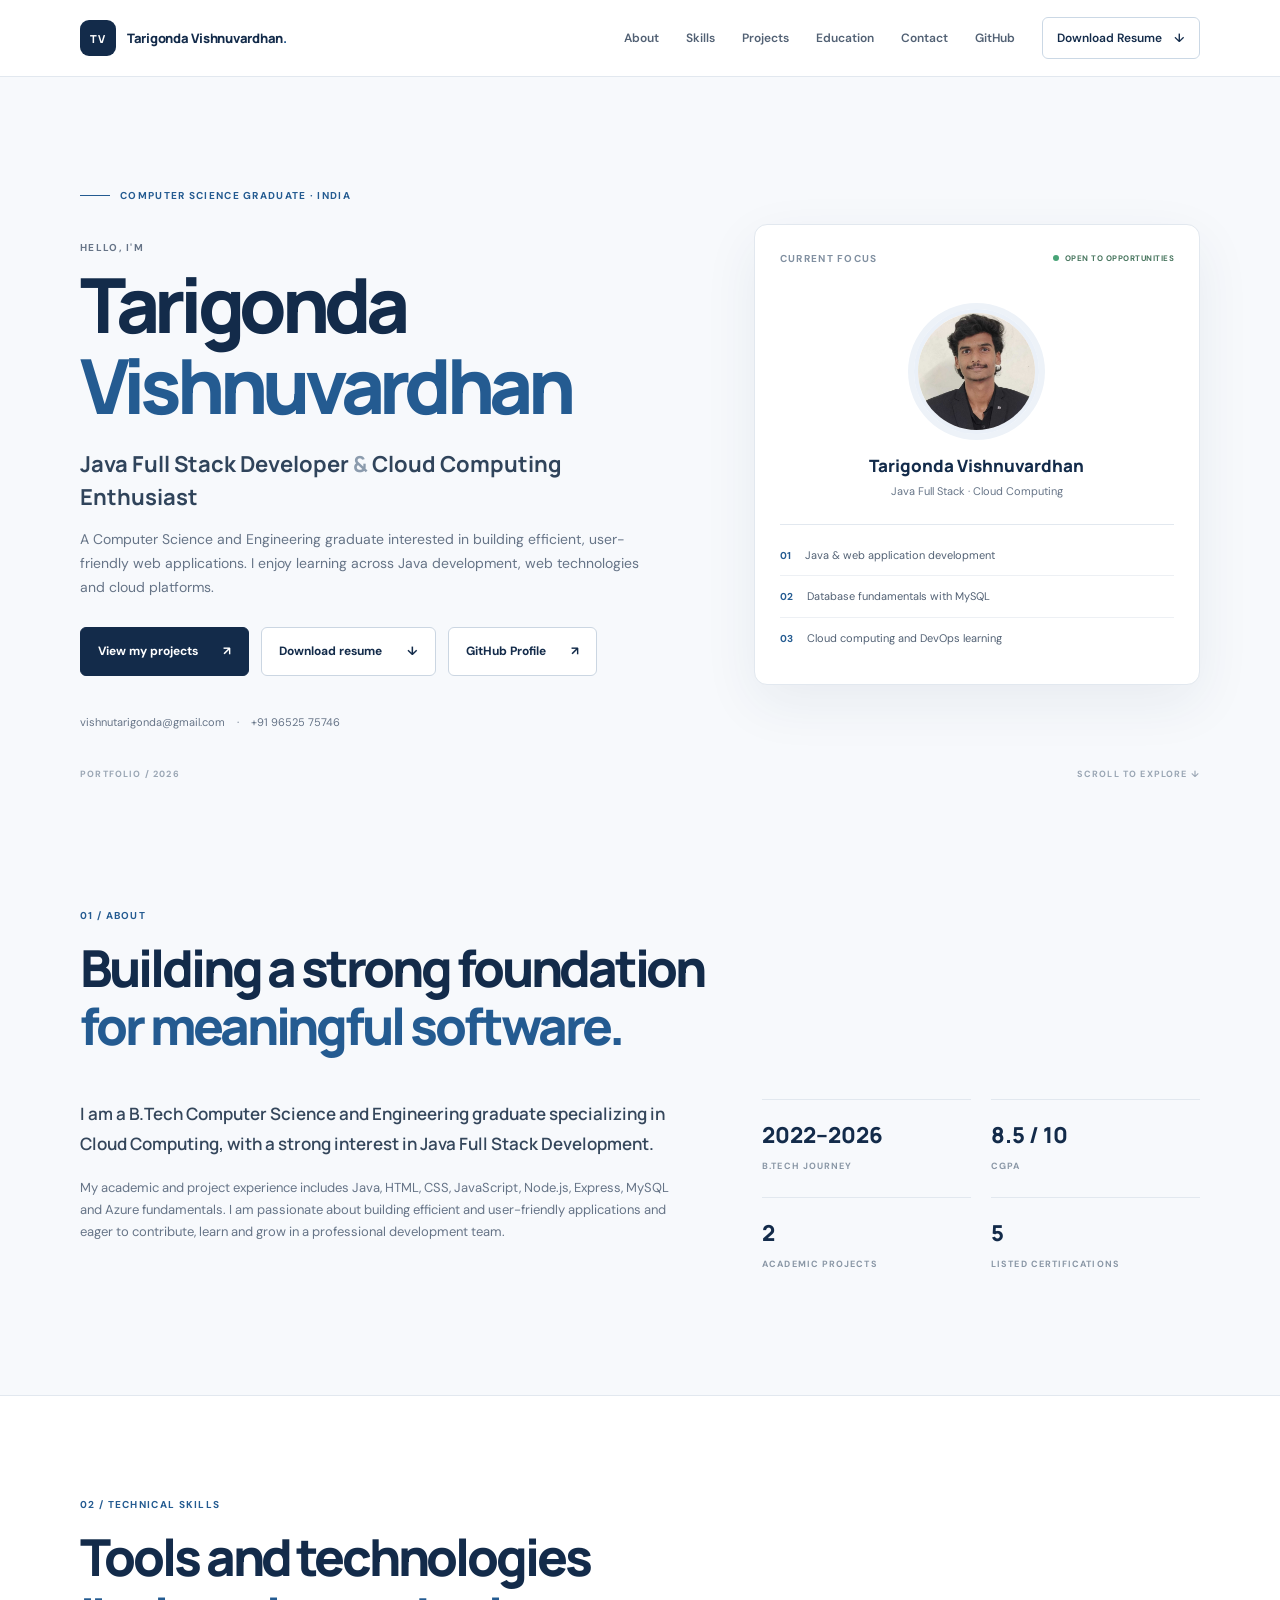
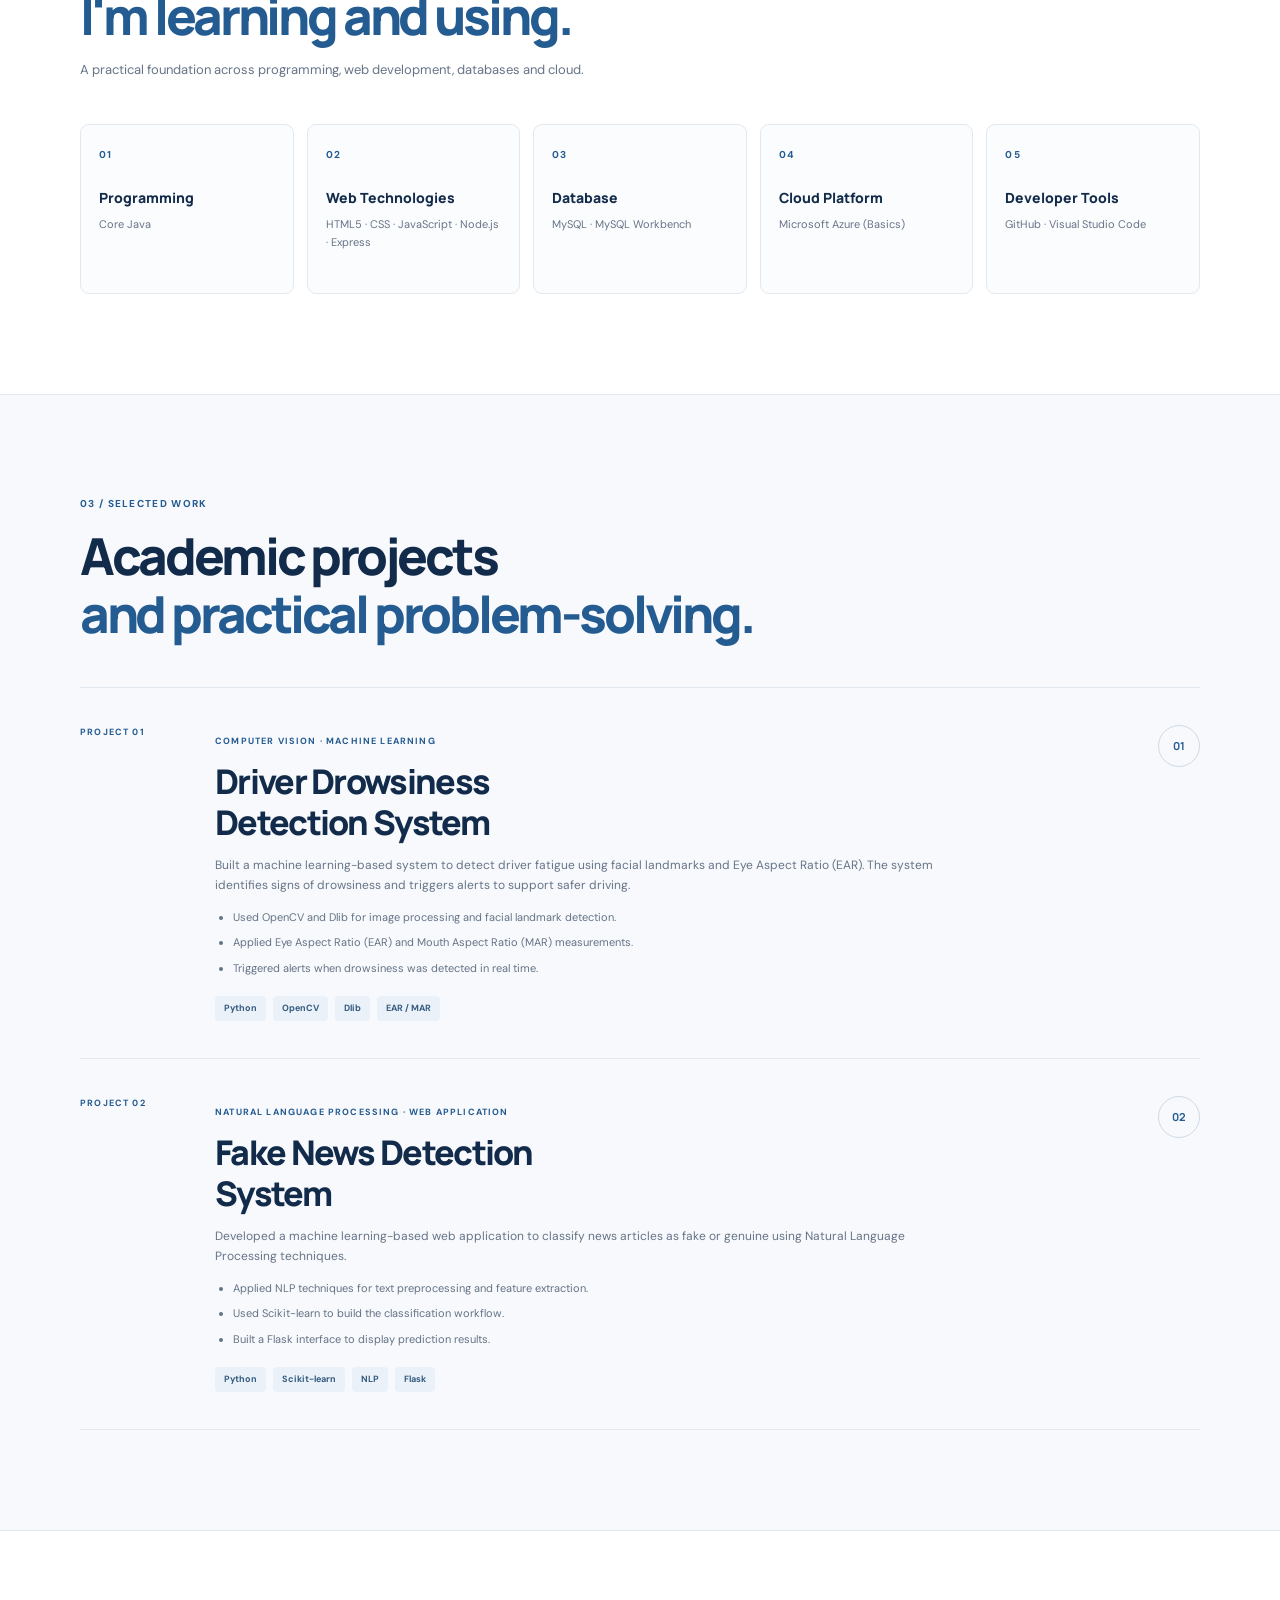
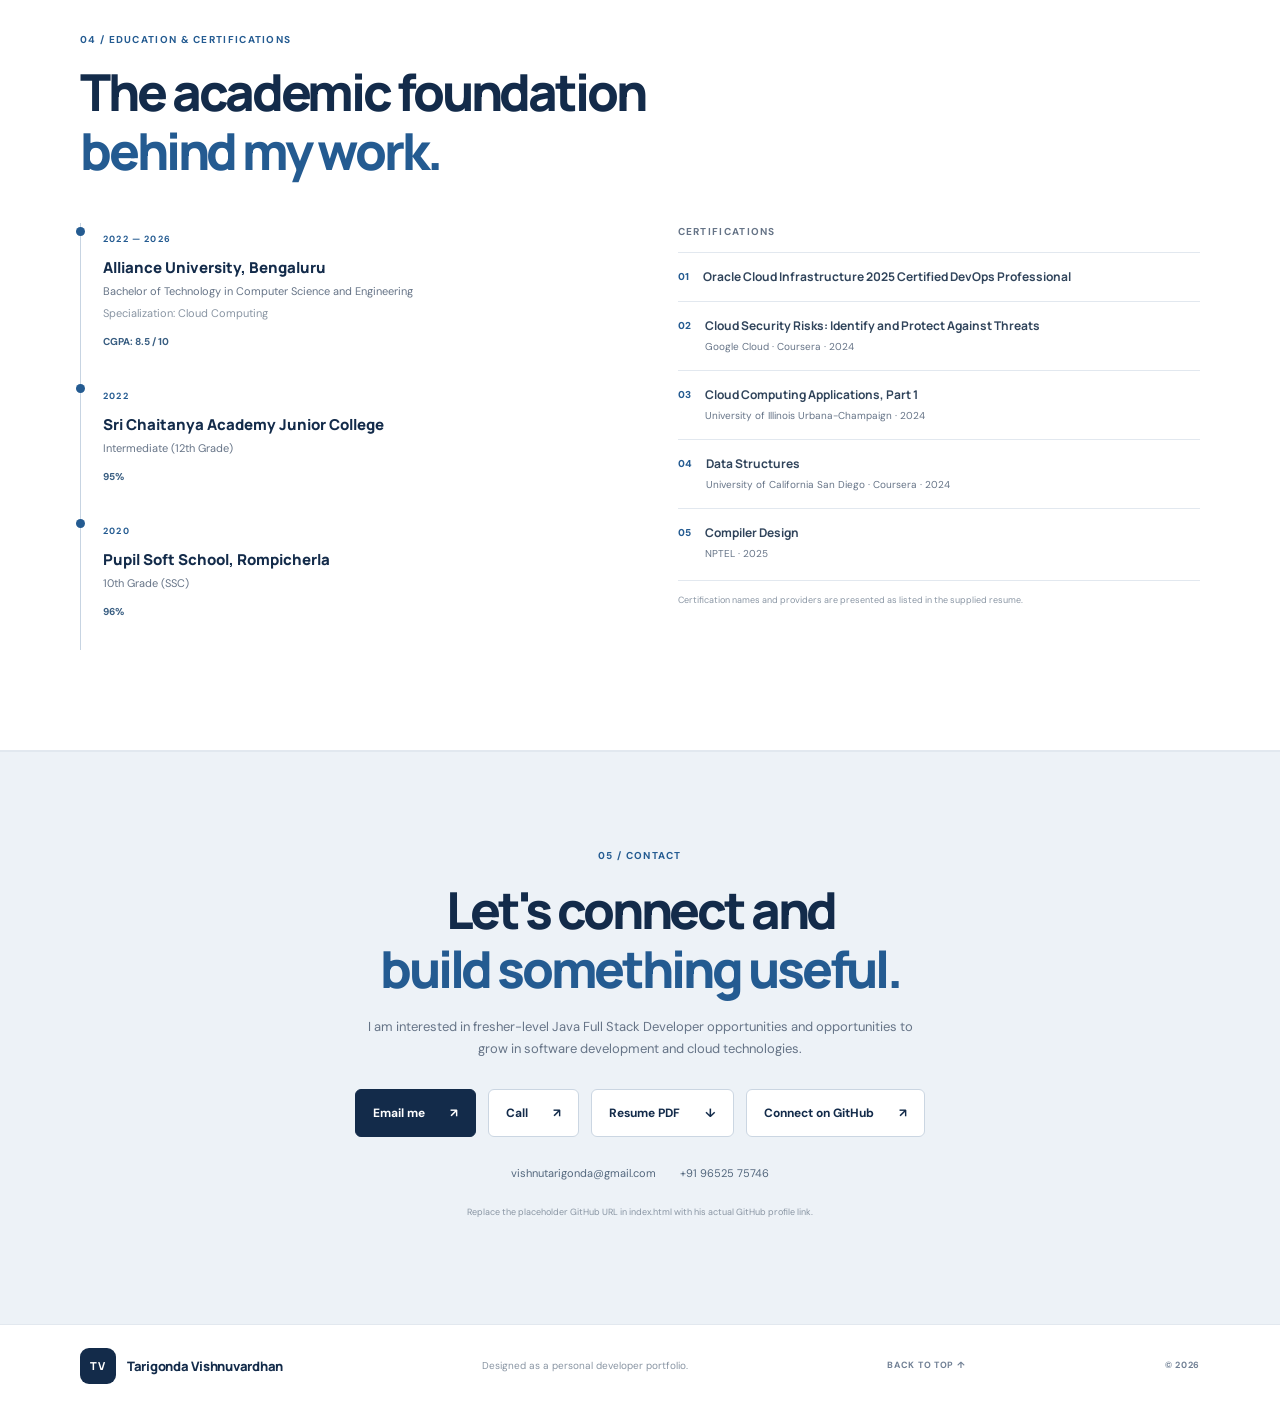
<file: index.html>
<!DOCTYPE html>
<html lang="en">
<head>
  <meta charset="UTF-8">
  <meta name="viewport" content="width=device-width, initial-scale=1.0">
  <meta name="description" content="Portfolio of Tarigonda Vishnuvardhan, B.Tech Computer Science graduate interested in Java Full Stack Development.">
  <meta name="theme-color" content="#f7f9fc">
  <title>Tarigonda Vishnuvardhan | Java Full Stack Developer</title>
  <link rel="preconnect" href="https://fonts.googleapis.com">
  <link rel="preconnect" href="https://fonts.gstatic.com" crossorigin>
  <link href="https://fonts.googleapis.com/css2?family=DM+Sans:wght@400;500;600;700&family=Manrope:wght@400;500;600;700;800&display=swap" rel="stylesheet">
  <link rel="stylesheet" href="style.css">
</head>
<body>
  <header class="header">
    <nav class="nav container" aria-label="Main navigation">
      <a class="brand" href="#home" aria-label="Tarigonda Vishnuvardhan home"><span class="brand-mark">TV</span><span>Tarigonda Vishnuvardhan<span class="brand-period">.</span></span></a>
      <button class="menu-toggle" id="menuToggle" aria-label="Toggle navigation" aria-expanded="false"><span></span><span></span></button>
      <div class="nav-links" id="navLinks">
        <a href="#about">About</a>
        <a href="#skills">Skills</a>
        <a href="#projects">Projects</a>
        <a href="#education">Education</a>
        <a href="#contact">Contact</a>
        <a href="https://github.com/Vishnu00827" target="_blank" rel="noopener noreferrer">GitHub</a>
        <a class="nav-resume" href="resume.pdf" download>Download Resume <span>↓</span></a>
      </div>
    </nav>
  </header>

  <main>
    <section class="hero container" id="home">
      <div class="hero-content reveal">
        <p class="eyebrow"><span class="eyebrow-line"></span> COMPUTER SCIENCE GRADUATE · INDIA</p>
        <p class="hello">HELLO, I'M</p>
        <h1>Tarigonda<br><span>Vishnuvardhan</span></h1>
        <h2>Java Full Stack Developer <span class="amp">&</span> Cloud Computing Enthusiast</h2>
        <p class="hero-copy">A Computer Science and Engineering graduate interested in building efficient, user-friendly web applications. I enjoy learning across Java development, web technologies and cloud platforms.</p>
        <div class="hero-actions">
          <a class="btn btn-primary" href="#projects">View my projects <span>↗</span></a>
          <a class="btn btn-secondary" href="resume.pdf" download>Download resume <span>↓</span></a>
          <a class="btn btn-secondary" href="https://github.com/Vishnu00827" target="_blank" rel="noopener noreferrer">GitHub Profile <span>↗</span></a>
        </div>
        <div class="quick-contact">
          <a href="mailto:vishnutarigonda@gmail.com">vishnutarigonda@gmail.com</a>
          <span>·</span>
          <a href="tel:+919652575746">+91 96525 75746</a>
        </div>
      </div>
      <aside class="hero-card reveal" aria-label="Professional focus">
        <div class="card-top"><span class="card-label">CURRENT FOCUS</span><span class="availability"><i></i> OPEN TO OPPORTUNITIES</span></div>
        <img class="profile-photo" src="assets/profile.jpg" alt="Tarigonda Vishnuvardhan">
        <p class="card-name">Tarigonda Vishnuvardhan</p>
        <p class="card-role">Java Full Stack · Cloud Computing</p>
        <div class="card-divider"></div>
        <div class="focus-row"><span>01</span><p>Java & web application development</p></div>
        <div class="focus-row"><span>02</span><p>Database fundamentals with MySQL</p></div>
        <div class="focus-row"><span>03</span><p>Cloud computing and DevOps learning</p></div>
      </aside>
      <div class="hero-bottom"><span>PORTFOLIO / 2026</span><span>SCROLL TO EXPLORE ↓</span></div>
    </section>

    <section class="section container" id="about">
      <div class="section-heading reveal"><p class="section-kicker">01 / ABOUT</p><h2>Building a strong foundation<br><span>for meaningful software.</span></h2></div>
      <div class="about-grid">
        <div class="about-copy reveal">
          <p class="lead">I am a B.Tech Computer Science and Engineering graduate specializing in Cloud Computing, with a strong interest in Java Full Stack Development.</p>
          <p>My academic and project experience includes Java, HTML, CSS, JavaScript, Node.js, Express, MySQL and Azure fundamentals. I am passionate about building efficient and user-friendly applications and eager to contribute, learn and grow in a professional development team.</p>
        </div>
        <div class="about-facts reveal">
          <div><strong>2022–2026</strong><span>B.TECH JOURNEY</span></div>
          <div><strong>8.5 / 10</strong><span>CGPA</span></div>
          <div><strong>2</strong><span>ACADEMIC PROJECTS</span></div>
          <div><strong>5</strong><span>LISTED CERTIFICATIONS</span></div>
        </div>
      </div>
    </section>

    <section class="section skills-section" id="skills">
      <div class="container">
        <div class="section-heading reveal"><p class="section-kicker">02 / TECHNICAL SKILLS</p><h2>Tools and technologies<br><span>I'm learning and using.</span></h2><p class="section-intro">A practical foundation across programming, web development, databases and cloud.</p></div>
        <div class="skills-grid">
          <article class="skill-card reveal"><div class="skill-number">01</div><h3>Programming</h3><p>Core Java</p></article>
          <article class="skill-card reveal"><div class="skill-number">02</div><h3>Web Technologies</h3><p>HTML5 · CSS · JavaScript · Node.js · Express</p></article>
          <article class="skill-card reveal"><div class="skill-number">03</div><h3>Database</h3><p>MySQL · MySQL Workbench</p></article>
          <article class="skill-card reveal"><div class="skill-number">04</div><h3>Cloud Platform</h3><p>Microsoft Azure (Basics)</p></article>
          <article class="skill-card reveal"><div class="skill-number">05</div><h3>Developer Tools</h3><p>GitHub · Visual Studio Code</p></article>
        </div>
      </div>
    </section>

    <section class="section container" id="projects">
      <div class="section-heading reveal"><p class="section-kicker">03 / SELECTED WORK</p><h2>Academic projects<br><span>and practical problem-solving.</span></h2></div>
      <div class="projects">
        <article class="project reveal">
          <div class="project-index">PROJECT 01</div>
          <div class="project-main">
            <p class="project-category">COMPUTER VISION · MACHINE LEARNING</p>
            <h3>Driver Drowsiness<br>Detection System</h3>
            <p>Built a machine learning-based system to detect driver fatigue using facial landmarks and Eye Aspect Ratio (EAR). The system identifies signs of drowsiness and triggers alerts to support safer driving.</p>
            <ul><li>Used OpenCV and Dlib for image processing and facial landmark detection.</li><li>Applied Eye Aspect Ratio (EAR) and Mouth Aspect Ratio (MAR) measurements.</li><li>Triggered alerts when drowsiness was detected in real time.</li></ul>
            <div class="tags"><span>Python</span><span>OpenCV</span><span>Dlib</span><span>EAR / MAR</span></div>
          </div>
          <div class="project-mark">01</div>
        </article>
        <article class="project reveal">
          <div class="project-index">PROJECT 02</div>
          <div class="project-main">
            <p class="project-category">NATURAL LANGUAGE PROCESSING · WEB APPLICATION</p>
            <h3>Fake News Detection<br>System</h3>
            <p>Developed a machine learning-based web application to classify news articles as fake or genuine using Natural Language Processing techniques.</p>
            <ul><li>Applied NLP techniques for text preprocessing and feature extraction.</li><li>Used Scikit-learn to build the classification workflow.</li><li>Built a Flask interface to display prediction results.</li></ul>
            <div class="tags"><span>Python</span><span>Scikit-learn</span><span>NLP</span><span>Flask</span></div>
          </div>
          <div class="project-mark">02</div>
        </article>
      </div>
    </section>

    <section class="section education-section" id="education">
      <div class="container">
        <div class="section-heading reveal"><p class="section-kicker">04 / EDUCATION & CERTIFICATIONS</p><h2>The academic foundation<br><span>behind my work.</span></h2></div>
        <div class="education-grid">
          <div class="education-list reveal">
            <article class="education-item"><span class="date">2022 — 2026</span><h3>Alliance University, Bengaluru</h3><p>Bachelor of Technology in Computer Science and Engineering</p><p class="muted">Specialization: Cloud Computing</p><strong>CGPA: 8.5 / 10</strong></article>
            <article class="education-item"><span class="date">2022</span><h3>Sri Chaitanya Academy Junior College</h3><p>Intermediate (12th Grade)</p><strong>95%</strong></article>
            <article class="education-item"><span class="date">2020</span><h3>Pupil Soft School, Rompicherla</h3><p>10th Grade (SSC)</p><strong>96%</strong></article>
          </div>
          <div class="certifications reveal">
            <p class="section-kicker">CERTIFICATIONS</p>
            <article><span>01</span><div><h3>Oracle Cloud Infrastructure 2025 Certified DevOps Professional</h3></div></article>
            <article><span>02</span><div><h3>Cloud Security Risks: Identify and Protect Against Threats</h3><p>Google Cloud · Coursera · 2024</p></div></article>
            <article><span>03</span><div><h3>Cloud Computing Applications, Part 1</h3><p>University of Illinois Urbana-Champaign · 2024</p></div></article>
            <article><span>04</span><div><h3>Data Structures</h3><p>University of California San Diego · Coursera · 2024</p></div></article>
            <article><span>05</span><div><h3>Compiler Design</h3><p>NPTEL · 2025</p></div></article>
            <p class="cert-note">Certification names and providers are presented as listed in the supplied resume.</p>
          </div>
        </div>
      </div>
    </section>

    <section class="contact-section" id="contact">
      <div class="container contact-inner reveal">
        <p class="section-kicker">05 / CONTACT</p>
        <h2>Let's connect and<br><span>build something useful.</span></h2>
        <p class="contact-copy">I am interested in fresher-level Java Full Stack Developer opportunities and opportunities to grow in software development and cloud technologies.</p>
        <div class="contact-actions">
          <a class="btn btn-primary" href="mailto:vishnutarigonda@gmail.com">Email me <span>↗</span></a>
          <a class="btn btn-secondary" href="tel:+919652575746">Call <span>↗</span></a>
          <a class="btn btn-secondary" href="resume.pdf" download>Resume PDF <span>↓</span></a>
          <a class="btn btn-secondary" href="https://github.com/Vishnu00827" target="_blank" rel="noopener noreferrer">Connect on GitHub <span>↗</span></a>
        </div>
        <div class="contact-details"><span>vishnutarigonda@gmail.com</span><span>+91 96525 75746</span></div>
        <p class="contact-note">Replace the placeholder GitHub URL in index.html with his actual GitHub profile link.</p>
      </div>
    </section>
  </main>

  <footer class="footer"><div class="container footer-inner"><a class="brand" href="#home"><span class="brand-mark">TV</span><span>Tarigonda Vishnuvardhan</span></a><p>Designed as a personal developer portfolio.</p><a href="#home">BACK TO TOP ↑</a><span class="copyright">© <span id="year"></span></span></div></footer>
  <script src="script.js"></script>
</body>
</html>
</file>
<file: style.css>
:root {
  --navy: #132b4a; --blue: #245b91; --blue-soft: #eaf1f8;
  --ink: #172435; --muted: #667487; --line: #e2e8ef;
  --bg: #f7f9fc; --white: #ffffff; --sans: "Manrope", sans-serif;
  --body: "DM Sans", sans-serif;
}
* { box-sizing: border-box; }
html { scroll-behavior: smooth; scroll-padding-top: 88px; }
body { margin: 0; color: var(--ink); background: var(--bg); font-family: var(--body); line-height: 1.7; }
a { color: inherit; text-decoration: none; }
.container { width: min(1120px, calc(100% - 48px)); margin-inline: auto; }
.header { position: sticky; top: 0; z-index: 20; background: rgba(255,255,255,.93); backdrop-filter: blur(14px); border-bottom: 1px solid var(--line); }
.nav { min-height: 76px; display: flex; justify-content: space-between; align-items: center; gap: 24px; }
.brand { display: flex; align-items: center; gap: 11px; font: 800 13px var(--sans); letter-spacing: -.02em; color: var(--navy); }
.brand-mark { width: 36px; height: 36px; display: grid; place-items: center; border-radius: 9px; background: var(--navy); color: white; font-size: 11px; letter-spacing: .06em; }
.brand-period { color: var(--blue); }
.nav-links { display: flex; align-items: center; gap: 27px; color: #526174; font-size: 12px; font-weight: 600; }
.nav-links a:hover { color: var(--blue); }
.nav-resume { padding: 10px 14px; border: 1px solid #cbd8e5; border-radius: 6px; color: var(--navy); }
.nav-resume span { margin-left: 9px; }
.menu-toggle { display: none; border: 0; background: transparent; padding: 8px; }
.menu-toggle span { display: block; width: 22px; height: 2px; margin: 5px; background: var(--navy); }
.hero { min-height: 650px; padding-top: 100px; padding-bottom: 75px; display: grid; grid-template-columns: 1.15fr .85fr; gap: 70px; align-items: center; position: relative; }
.eyebrow, .hello, .section-kicker, .project-index, .project-category, .date, .card-label, .availability, .hero-bottom, .skill-number { font-size: 10px; letter-spacing: .13em; font-weight: 700; }
.eyebrow { color: var(--blue); display: flex; align-items: center; gap: 10px; }
.eyebrow-line { width: 30px; height: 1px; background: var(--blue); }
.hello { color: var(--muted); margin: 35px 0 8px; }
.hero h1 { font: 800 clamp(44px, 6.2vw, 76px)/1.06 var(--sans); letter-spacing: -.07em; color: var(--navy); margin: 0; }
.hero h1 span { color: var(--blue); }
.hero h2 { font: 700 clamp(17px, 2vw, 22px)/1.5 var(--sans); color: #30445b; margin: 23px 0 12px; }
.amp { color: #8b9bad; }
.hero-copy { color: var(--muted); font-size: 14px; max-width: 570px; }
.hero-actions, .contact-actions { display: flex; flex-wrap: wrap; gap: 12px; margin-top: 28px; }
.btn { display: inline-flex; align-items: center; justify-content: center; gap: 25px; border-radius: 6px; padding: 13px 17px; font-size: 12px; font-weight: 700; transition: .2s ease; }
.btn-primary { color: white; background: var(--navy); border: 1px solid var(--navy); }
.btn-primary:hover { background: var(--blue); transform: translateY(-2px); }
.btn-secondary { color: var(--navy); background: white; border: 1px solid #cbd6e2; }
.btn-secondary:hover { border-color: var(--blue); color: var(--blue); transform: translateY(-2px); }
.quick-contact { display: flex; flex-wrap: wrap; gap: 12px; align-items: center; color: var(--muted); font-size: 11px; margin-top: 37px; }
.quick-contact a:hover { color: var(--blue); }
.hero-card { background: var(--white); border: 1px solid var(--line); border-radius: 13px; padding: 25px; box-shadow: 0 18px 55px rgba(28,53,82,.07); }
.card-top { display: flex; flex-wrap: wrap; justify-content: space-between; gap: 10px; align-items: center; }
.card-label { color: #8190a1; }
.availability { color: #47755e; font-size: 8px; letter-spacing: .06em; display: flex; align-items: center; gap: 6px; }
.availability i { width: 6px; height: 6px; border-radius: 50%; background: #48a477; }
.monogram { width: 110px; height: 110px; display: grid; place-items: center; margin: 42px auto 20px; border-radius: 50%; color: white; background: linear-gradient(145deg, #244f7c, #132b4a); font: 800 34px var(--sans); letter-spacing: -.08em; box-shadow: 0 0 0 10px #edf2f8; }
.card-name { text-align: center; color: var(--navy); font: 800 17px var(--sans); margin: 0; }
.card-role { text-align: center; color: var(--muted); font-size: 11px; margin: 5px 0 23px; }
.card-divider { height: 1px; background: var(--line); margin-bottom: 10px; }
.focus-row { display: flex; gap: 14px; align-items: baseline; padding: 11px 0; border-bottom: 1px solid #edf0f4; }
.focus-row:last-child { border: 0; }
.focus-row span { color: var(--blue); font-size: 10px; font-weight: 700; }
.focus-row p { margin: 0; color: #526174; font-size: 11px; }
.hero-bottom { position: absolute; bottom: 24px; left: 0; right: 0; display: flex; justify-content: space-between; color: #9aa6b4; font-size: 9px; }
.section { padding-top: 100px; padding-bottom: 100px; }
.section-heading { margin-bottom: 43px; }
.section-kicker { color: var(--blue); margin: 0 0 15px; }
.section-heading h2, .contact-inner h2 { font: 800 clamp(32px, 4.6vw, 51px)/1.15 var(--sans); letter-spacing: -.06em; color: var(--navy); margin: 0; }
.section-heading h2 span, .contact-inner h2 span { color: var(--blue); }
.about-grid { display: grid; grid-template-columns: 1.15fr .85fr; gap: 90px; }
.about-copy p { color: var(--muted); font-size: 13px; max-width: 650px; }
.about-copy .lead { color: #34465b; font: 600 17px/1.8 var(--sans); margin-top: 0; }
.about-facts { display: grid; grid-template-columns: 1fr 1fr; gap: 0 20px; }
.about-facts div { padding: 20px 0; border-top: 1px solid var(--line); }
.about-facts strong { display: block; color: var(--navy); font: 800 22px var(--sans); }
.about-facts span { color: #8a97a6; font-size: 9px; letter-spacing: .12em; font-weight: 700; }
.skills-section, .education-section { background: #fff; border-block: 1px solid var(--line); }
.section-intro { color: var(--muted); font-size: 13px; margin: 13px 0 0; }
.skills-grid { display: grid; grid-template-columns: repeat(5, 1fr); gap: 13px; }
.skill-card { min-height: 170px; background: #fbfcfe; border: 1px solid var(--line); border-radius: 9px; padding: 21px 18px; transition: .2s ease; }
.skill-card:hover { transform: translateY(-4px); border-color: #b8c9dc; box-shadow: 0 12px 30px rgba(28,53,82,.06); }
.skill-number { color: var(--blue); }
.skill-card h3 { color: var(--navy); font: 800 14px var(--sans); margin: 25px 0 8px; }
.skill-card p { color: var(--muted); font-size: 11px; margin: 0; }
.projects { border-top: 1px solid var(--line); }
.project { display: grid; grid-template-columns: 110px 1fr 55px; gap: 25px; padding: 37px 0; border-bottom: 1px solid var(--line); }
.project-index, .project-category { color: var(--blue); font-size: 9px; }
.project-main h3 { color: var(--navy); font: 800 clamp(25px, 3vw, 34px)/1.2 var(--sans); letter-spacing: -.05em; margin: 12px 0; }
.project-main > p:not(.project-category) { color: var(--muted); font-size: 12px; max-width: 750px; }
.project-main ul { color: #647386; font-size: 11px; padding-left: 18px; }
.project-main li { margin: 7px 0; }
.tags { display: flex; flex-wrap: wrap; gap: 7px; margin-top: 18px; }
.tags span { padding: 5px 9px; background: var(--blue-soft); color: #355b80; border-radius: 4px; font-size: 9px; font-weight: 700; }
.project-mark { align-self: start; justify-self: end; width: 42px; height: 42px; display: grid; place-items: center; border: 1px solid #cfdae6; border-radius: 50%; color: var(--blue); font: 700 11px var(--sans); }
.education-grid { display: grid; grid-template-columns: 1fr 1fr; gap: 75px; }
.education-item { padding: 0 0 27px 22px; border-left: 1px solid #c7d4e2; position: relative; }
.education-item::before { content: ""; position: absolute; left: -5px; top: 4px; width: 9px; height: 9px; border-radius: 50%; background: var(--blue); }
.date { color: var(--blue); font-size: 9px; }
.education-item h3 { color: var(--navy); font: 800 15px var(--sans); margin: 7px 0 4px; }
.education-item p { color: var(--muted); font-size: 11px; margin: 3px 0; }
.education-item .muted { color: #8995a3; }
.education-item strong { display: inline-block; color: #385d81; font-size: 10px; margin-top: 7px; }
.certifications > .section-kicker { margin: 0 0 12px; }
.certifications article { display: flex; gap: 14px; padding: 15px 0; border-top: 1px solid var(--line); }
.certifications article > span { color: var(--blue); font-size: 10px; font-weight: 800; }
.certifications h3 { color: #30445b; font: 700 12px/1.5 var(--sans); margin: 0; }
.certifications p { color: var(--muted); font-size: 10px; margin: 3px 0 0; }
.certifications .cert-note { color: #8a96a4; font-size: 9px; border-top: 1px solid var(--line); padding-top: 12px; }
.contact-section { padding: 95px 0; background: #edf2f7; border-top: 1px solid #e1e8ef; }
.contact-inner { text-align: center; }
.contact-inner .section-kicker { margin-bottom: 17px; }
.contact-copy { color: var(--muted); font-size: 13px; max-width: 560px; margin: 18px auto 0; }
.contact-actions { justify-content: center; }
.contact-details { display: flex; flex-wrap: wrap; justify-content: center; gap: 24px; color: #53677d; font-size: 11px; margin-top: 27px; }
.contact-note { color: #8995a3; font-size: 9px; margin-top: 22px; }
.footer { background: white; border-top: 1px solid var(--line); }
.footer-inner { min-height: 82px; display: flex; align-items: center; justify-content: space-between; gap: 15px; }
.footer-inner p { color: #8995a3; font-size: 10px; }
.footer-inner > a:last-of-type, .copyright { color: #718095; font-size: 9px; font-weight: 700; letter-spacing: .08em; }
.reveal { opacity: 0; transform: translateY(16px); transition: opacity .6s ease, transform .6s ease; }
.reveal.visible { opacity: 1; transform: translateY(0); }
@media (max-width: 900px) { .hero { gap: 35px; } .skills-grid { grid-template-columns: repeat(3,1fr); } .about-grid, .education-grid { gap: 40px; } }
@media (max-width: 680px) {
  .container { width: min(100% - 36px, 540px); }
  .nav { min-height: 68px; }
  .menu-toggle { display: block; }
  .nav-links { display: none; position: absolute; top: 68px; left: 0; right: 0; padding: 20px 24px 25px; background: white; border-bottom: 1px solid var(--line); flex-direction: column; align-items: stretch; gap: 17px; }
  .nav-links.open { display: flex; }
  .nav-resume { text-align: center; }
  .hero { display: flex; flex-direction: column; align-items: stretch; padding-top: 65px; padding-bottom: 75px; gap: 35px; }
  .hero h1 { font-size: clamp(42px, 12vw, 62px); }
  .hero-card { max-width: 440px; width: 100%; margin-inline: auto; }
  .hero-bottom { display: none; }
  .section { padding-top: 75px; padding-bottom: 75px; }
  .about-grid, .education-grid { grid-template-columns: 1fr; gap: 30px; }
  .skills-grid { grid-template-columns: repeat(2,1fr); }
  .skill-card { min-height: 150px; }
  .project { grid-template-columns: 1fr 42px; gap: 12px; }
  .project-index { grid-column: 1 / -1; }
  .project-mark { grid-column: 2; grid-row: 2; }
  .project-main { grid-column: 1 / -1; grid-row: 2; }
  .project-mark { display: none; }
  .footer-inner { padding: 20px 0; flex-wrap: wrap; }
  .footer-inner p { order: 3; width: 100%; margin: 0; }
}
@media (prefers-reduced-motion: reduce) { html { scroll-behavior: auto; } .reveal { opacity: 1; transform: none; transition: none; } * { transition: none !important; } }


/* Profile photo */
.profile-photo {
  width: 125px;
  height: 125px;
  display: block;
  margin: 42px auto 20px;
  border-radius: 50%;
  object-fit: cover;
  object-position: center;
  border: 4px solid #eaf0f8;
  box-shadow: 0 0 0 6px #edf2f8;
}

/* Keep GitHub links aligned with the existing action buttons */
.hero-actions,
.contact-actions {
  flex-wrap: wrap;
}
</file>
